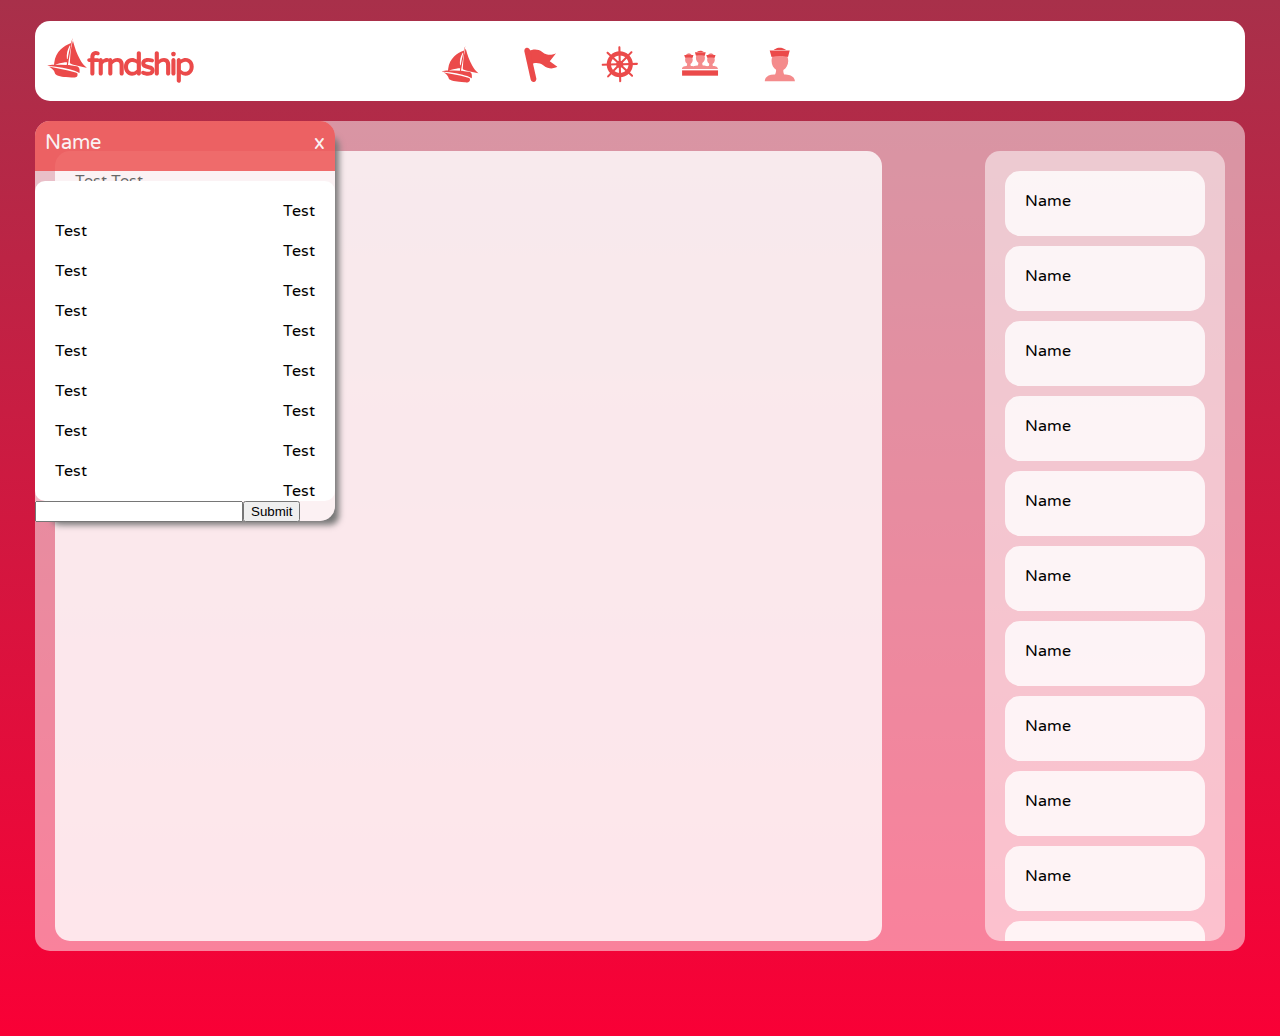
<file: svg/2018/index.html>
<!DOCTYPE html PUBLIC "-//W3C//DTD XHTML 1.0 Transitional//EN" "http://www.w3.org/TR/xhtml1/DTD/xhtml1-transitional.dtd">
<html xmlns="http://www.w3.org/1999/xhtml">

<head>
<meta name="theme-color" content="grey"/>
<meta name="viewport" content="width=device-width, initial-scale=1.0">
<link rel="shortcut icon" href="favicon.ico">
<link id="pagestyle" rel="stylesheet" href="style/style.css">

<!--Fonts-->
<link href="https://fonts.googleapis.com/css?family=Knewave" rel="stylesheet">
<link href="https://fonts.googleapis.com/css?family=Fredoka+One" rel="stylesheet">
<link href="https://fonts.googleapis.com/css?family=Varela+Round" rel="stylesheet">
<!---->

<title>Frndship - Home</title>
</head>

<body>

<div class="nav">
    <div class="title"><img src="img/logo1.svg" width="150px"></div>

    <div class="navButtons">
        <div class="navButton"><img class="navButton" src="img/ship.svg" width="40px"></div>
        <div class="navButton"><img class="navButton" src="img/flag.svg" width="40px"></div>
        <div class="navButton"><img class="navButton" src="img/sail.svg" width="40px"></div>
        <div class="navButton"><img class="navButton" src="img/frnds.svg" width="40px"></div>
        <div class="navButton"><img class="navButton" src="img/user.svg" width="40px"></div>
    

    </div>

        <!-- <div style="float: right;">
                <button id="stylesheet1" > Default Style Sheet </button>
                <button id="stylesheet2" > Dark Style Sheet </button>
        </div> -->

</div>
<br>

<script>
    function swapStyleSheet(sheet) {
    document.getElementById("pagestyle").setAttribute("href", sheet);  
}
var style1 = document.getElementById("stylesheet1");
var style2 = document.getElementById("stylesheet2");
style1.onclick = function () { swapStyleSheet("style/style.css") };
style2.onclick = function () { swapStyleSheet("style/dark.css"); };

</script>

<div id="chatBox">
    <div id="chatBoxHeader" style="color: white; font-size: 20px;">
            Name
        <div id="chatClose" style="float: right; font-size: 20px; color: white; cursor: pointer;">x</div>
    </div>

    <div id="chatContent">
        <div style="float:right;">Test</div>
        <br>
        <div style="float:left;">Test</div>
        <br>
        <div style="float:right;">Test</div>
        <br>
        <div style="float:left;">Test</div>
        <br>
        <div style="float:right;">Test</div>
        <br>
        <div style="float:left;">Test</div>
        <br>
        <div style="float:right;">Test</div>
        <br>
        <div style="float:left;">Test</div>
        <br>
        <div style="float:right;">Test</div>
        <br>
        <div style="float:left;">Test</div>
        <br>
        <div style="float:right;">Test</div>
        <br>
        <div style="float:left;">Test</div>
        <br>
        <div style="float:right;">Test</div>
        <br>
        <div style="float:left;">Test</div>
        <br>
        <div style="float:right;">Test</div>
        <br>
        <div style="float:left;">Test</div>
        <br>
        <div style="float:right;">Test</div>
        <br>
        <div style="float:left;">Test</div>
        <br>
        <div style="float:right;">Test</div>
        <br>
        <div style="float:left;">Test</div>
        <br>
        <div style="float:right;">Test</div>
        <br>
        <div style="float:left;">Test</div>
        <br>
        <div style="float:right;">Test</div>
        <br>
        <div style="float:left;">Test</div>
        <br>
        <div style="float:right;">Test</div>
        <br>
        <div style="float:left;">Test</div>
        <br>
        <div style="float:right;">Test</div>
        <br>
        <div style="float:left;">Test</div>
        <br>
        <div style="float:right;">Test</div>
        <br>
        <div style="float:left;">Test</div>
        <br>
        <div style="float:right;">Test</div>
        <br>
        <div style="float:left;">Test</div>
        <br>

    </div>
        <form><input style="width: 200px;"><input type="submit" value="Submit"></form>
</div>
    
<script>
var chat = document.getElementById("chatBox");
var chatclose = document.getElementById("chatClose");
chatclose.onclick = function() { 
    chat.style.display = "none";
}
</script>

<div class="divContentWrap">
    <div class="divLeftContent">
    Test Test
    </div>

    <div class="divRightContent">
        <div class="divRightChatBox" id="loadChat" onclick="loadChat();"> Name </div>
        <div class="divRightChatBox" id="loadChat"> Name </div>
        <div class="divRightChatBox" id="loadChat"> Name </div>
        <div class="divRightChatBox" id="loadChat"> Name </div>
        <div class="divRightChatBox" id="loadChat"> Name </div>
        <div class="divRightChatBox" id="loadChat"> Name </div>
        <div class="divRightChatBox" id="loadChat"> Name </div>
        <div class="divRightChatBox" id="loadChat"> Name </div>
        <div class="divRightChatBox" id="loadChat"> Name </div>
        <div class="divRightChatBox" id="loadChat"> Name </div>
        <div class="divRightChatBox" id="loadChat"> Name </div>
        <div class="divRightChatBox" id="loadChat"> Name </div>
    </div>
    
   
    
</div>
<br>

<script>
        var chatname = document.getElementById("loadChat");
        var chat = document.getElementById("chatBox");
        chatname.onclick = function() { 
            chat.style.display = "block";
        }
        </script>


<script>

//Make the DIV element draggagle:
dragElement(document.getElementById(("chatBox")));

function dragElement(elmnt) {
  var pos1 = 0, pos2 = 0, pos3 = 0, pos4 = 0;
  if (document.getElementById(elmnt.id + "header")) {
    /* if present, the header is where you move the DIV from:*/
    document.getElementById(elmnt.id + "header").onmousedown = dragMouseDown;
  } else {
    /* otherwise, move the DIV from anywhere inside the DIV:*/
    elmnt.onmousedown = dragMouseDown;
  }

  function dragMouseDown(e) {
    e = e || window.event;
    // get the mouse cursor position at startup:
    pos3 = e.clientX;
    pos4 = e.clientY;
    document.onmouseup = closeDragElement;
    // call a function whenever the cursor moves:
    document.onmousemove = elementDrag;
  }

  function elementDrag(e) {
    e = e || window.event;
    // calculate the new cursor position:
    pos1 = pos3 - e.clientX;
    pos2 = pos4 - e.clientY;
    pos3 = e.clientX;
    pos4 = e.clientY;
    // set the element's new position:
    elmnt.style.top = (elmnt.offsetTop - pos2) + "px";
    elmnt.style.left = (elmnt.offsetLeft - pos1) + "px";
  }

  function closeDragElement() {
    /* stop moving when mouse button is released:*/
    document.onmouseup = null;
    document.onmousemove = null;
  }
}

</script>


</body>

</html>
</file>
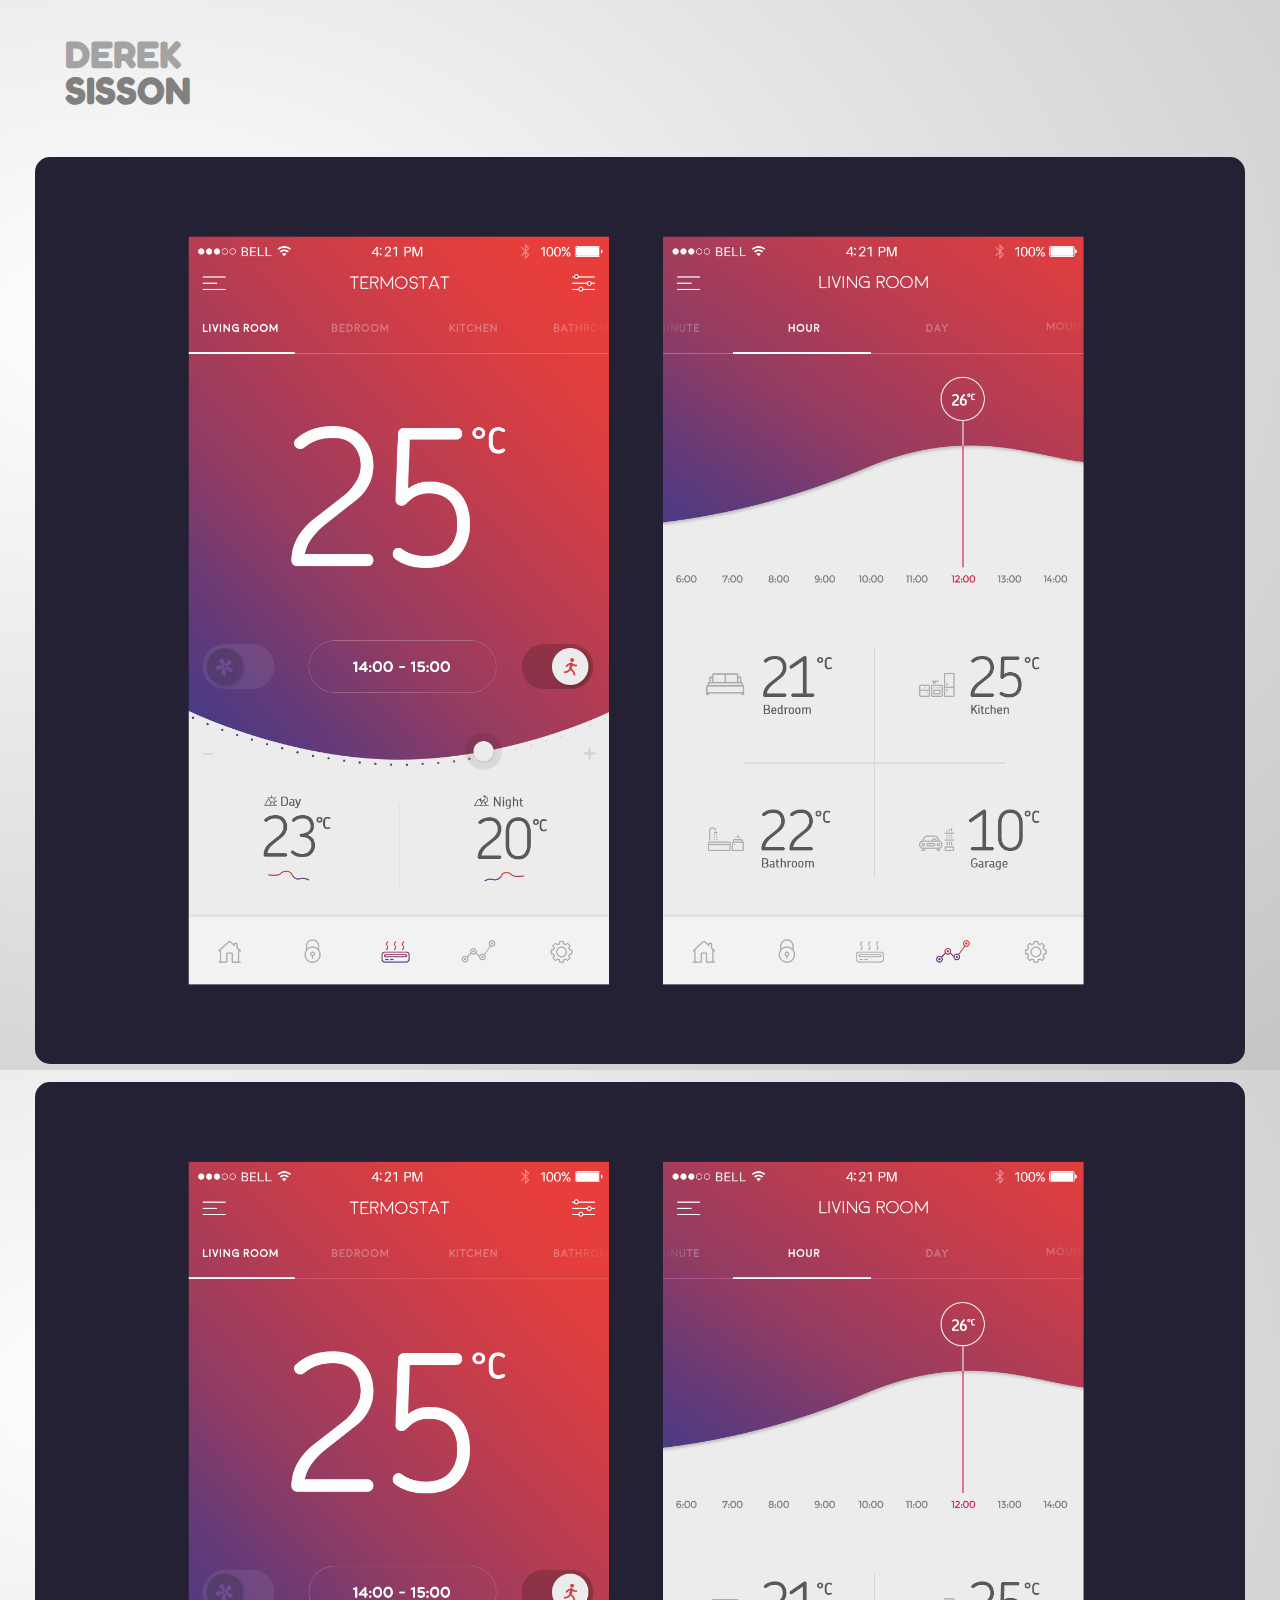
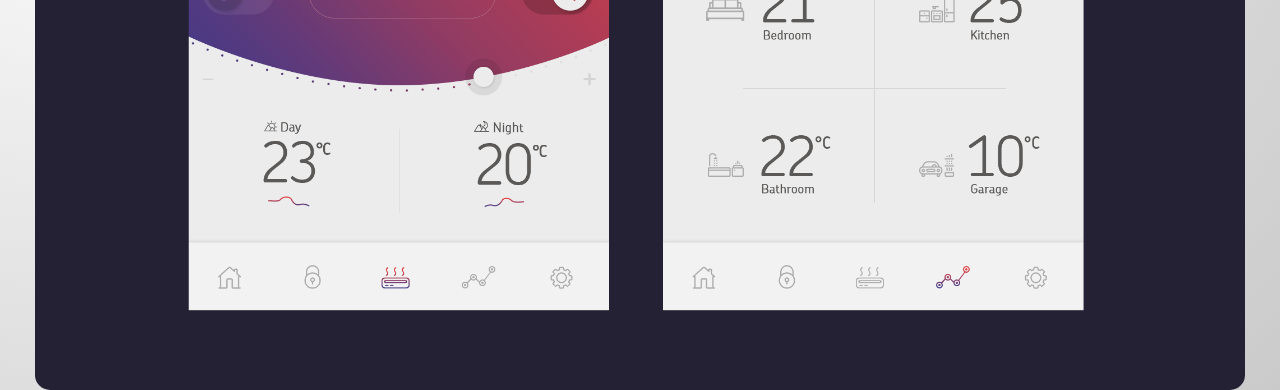
<file: svg/port/index.html>
<!DOCTYPE html PUBLIC "-//W3C//DTD XHTML 1.0 Transitional//EN" "http://www.w3.org/TR/xhtml1/DTD/xhtml1-transitional.dtd">
<html xmlns="http://www.w3.org/1999/xhtml">

<head>
<meta name="theme-color" content="grey"/>
<meta name="viewport" content="width=device-width, initial-scale=1.0">
<link rel="shortcut icon" href="favicon.ico">
<link rel="stylesheet" href="style/style.css">

<!--Fonts-->
<link href="https://fonts.googleapis.com/css?family=Knewave" rel="stylesheet">
<link href="https://fonts.googleapis.com/css?family=Fredoka+One" rel="stylesheet">
<!---->

<title>Derek Sisson</title>
</head>

<body>

<div class="headerLogo">
    <h1 style="margin-bottom: -35px;">DEREK</h1>
    <h1 style="color: grey;">SISSON</h1>
</div>
<br>
<div class="svg1">
   <img id="img1" src="img/testimg1.png">
</div>
<br>
<div class="svg1">
    <img id="img1" src="img/testimg1.png">
 </div>

</body>

</html>
</file>
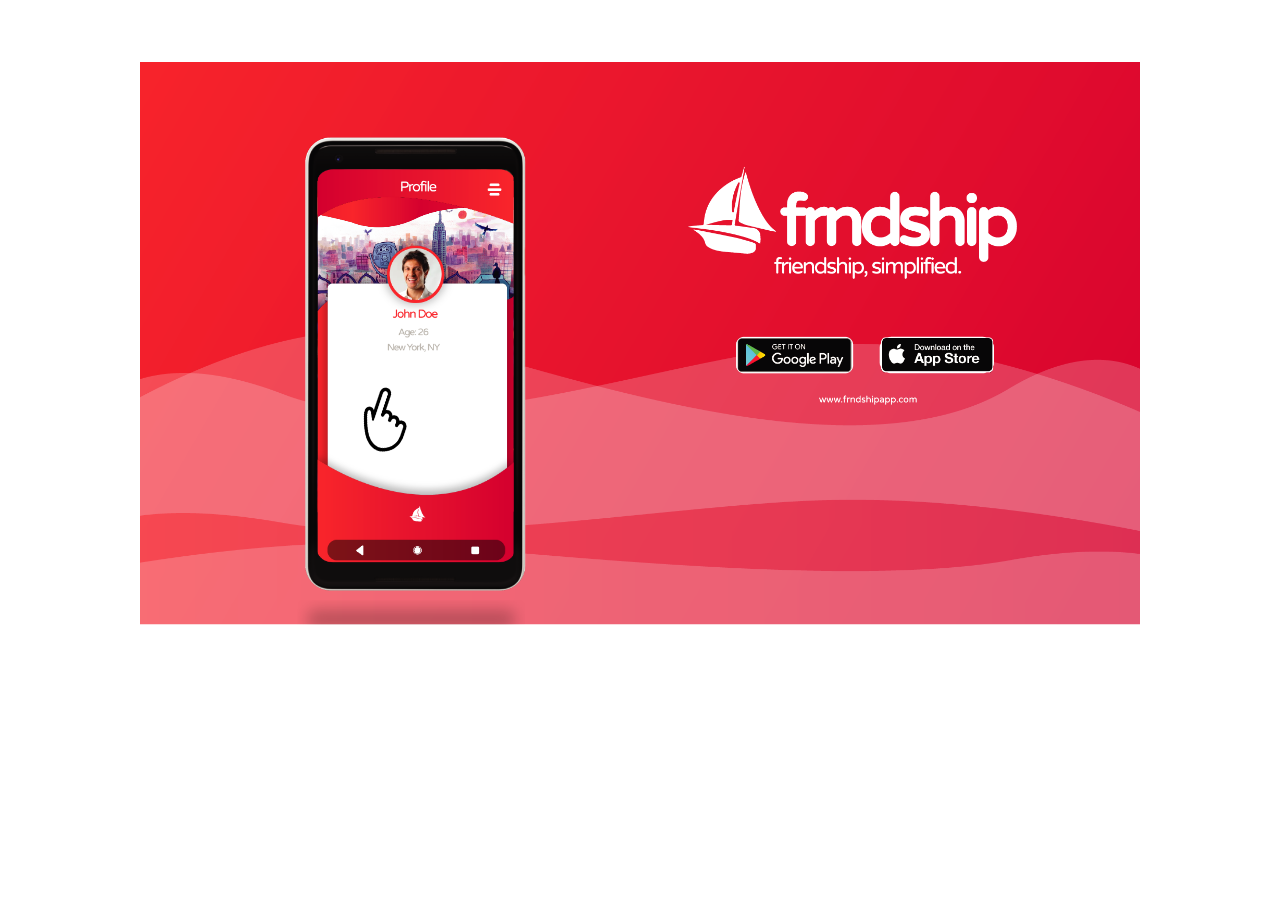
<file: svg/test1/index.html>
<!DOCTYPE html>
<html lang="eng">
<head>

<!-- Meta -->
<meta charset="UTF-8" />
<title>Demo</title>

<!--Style-->
<style>
    #bm{max-width: 1000px; margin: 0 auto; font-family: Arial, Helvetica, sans-serif; font-size: 20px;}
</style>

</head>
<body>
<br><br><br>
<div id="bm"></div>


<!--script-->
<script src="lottie.js"></script>
<script src="index.js"></script>
</body>

</html>
</file>
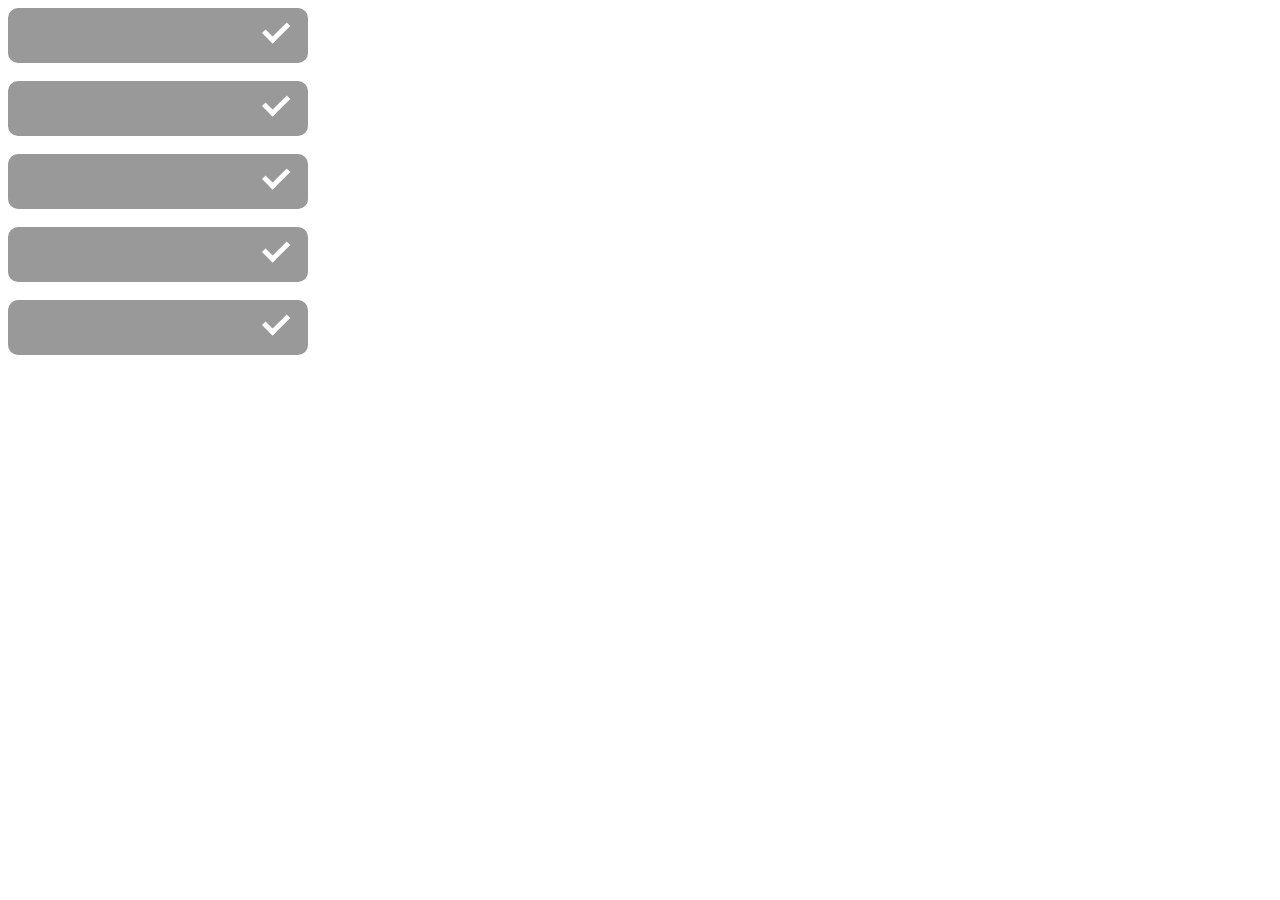
<file: check.html>
<html>
<head>
<link rel="stylesheet" type="text/css" href="css/checkstyle.css">

<script>
$(function() {
  var box = $('.checkmark');
  var button = $('.button1');
  button.on('click', function(){
    box.toggleClass('active');
    if(box.hasClass('active'))
      button.text('Make this smaller!');
    else
      button.text('Make this bigger!');
  });
});
</script>

</head>

<div class="button1" style="background: #999; border-radius: 10px; width: 300px; height: 55px;">
	<div style="float: right; padding: 10px; margin-right: 20px; margin-top: 5px;">
		<div class="checkmark"></div>
	</div>
</div>

<br>

<div style="background: #999; border-radius: 10px; width: 300px; height: 55px;">
	<div style="float: right; padding: 10px; margin-right: 20px; margin-top: 5px;">
		<div class="checkmark"></div>
	</div>
</div>

<br>

<div style="background: #999; border-radius: 10px; width: 300px; height: 55px;">
	<div style="float: right; padding: 10px; margin-right: 20px; margin-top: 5px;">
		<div class="checkmark"></div>
	</div>
</div>

<br>

<div style="background: #999; border-radius: 10px; width: 300px; height: 55px;">
	<div style="float: right; padding: 10px; margin-right: 20px; margin-top: 5px;">
		<div class="checkmark"></div>
	</div>
</div>

<br>

<div style="background: #999; border-radius: 10px; width: 300px; height: 55px;">
	<div style="float: right; padding: 10px; margin-right: 20px; margin-top: 5px;">
		<div class="checkmark"></div>
	</div>
</div>

</html>
</file>
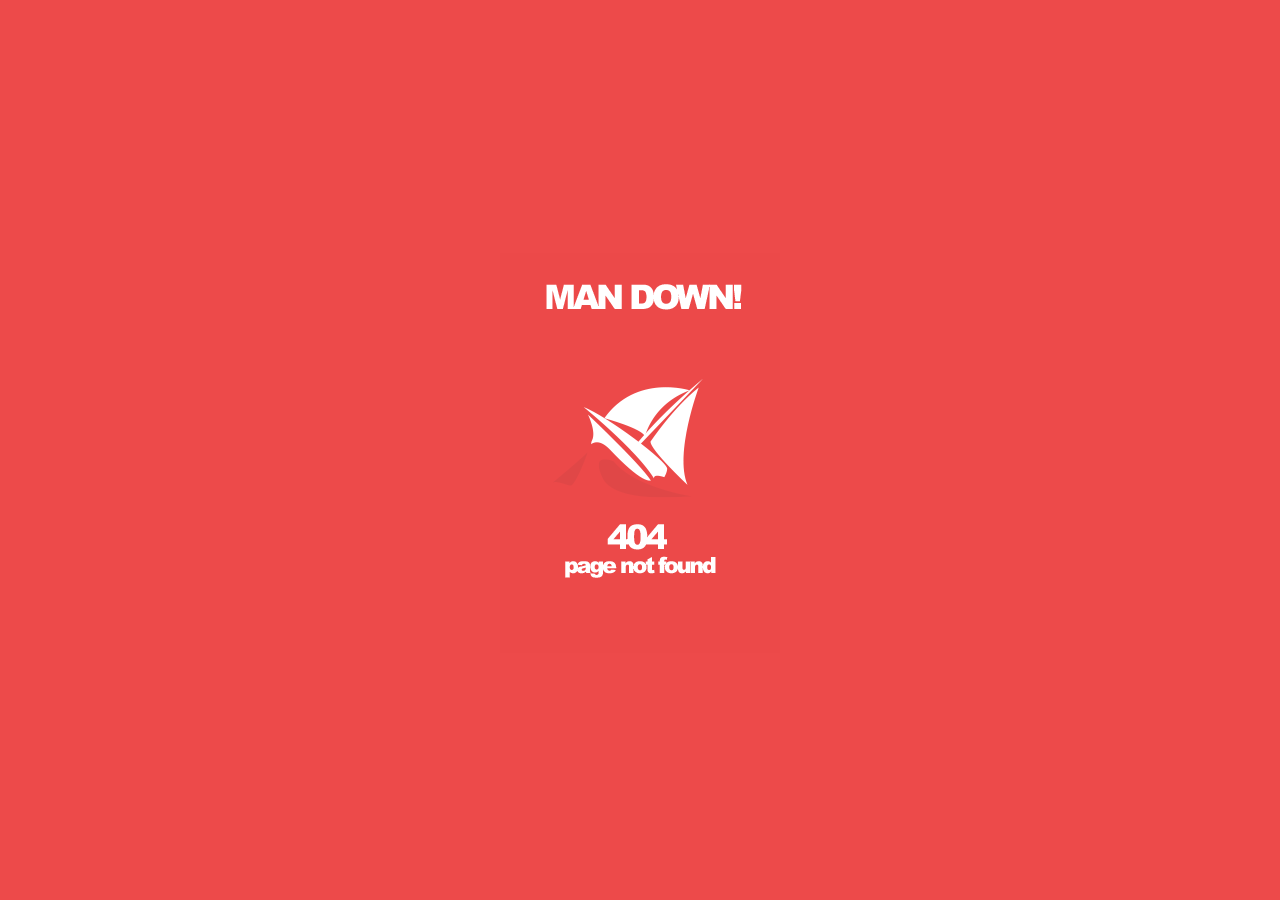
<file: error404.html>
<html>
<head>
<title>HTTP 404 - File Not Found</title>
<meta http-equiv="Content-Type" content="text/html; charset=iso-8859-1">
</head>

<body style="background-color: #ED4A4A; overflow: hidden;">
<img src="media/404.png" style="display: block; margin-right: auto; margin-left: auto; margin-top: 20%;"></img>
<!--<h2>The page cannot be found!</h2><br>
The page you have requested cannot be found on this server.<br>
<br>
HTTP 404 - File Not Found-->
</body>
</html>
</file>
<file: svg/2018/style/style.css>
body{
    background: -webkit-radial-gradient(10% 30%, white, rgb(197, 197, 197));
    background: -moz-linear-gradient(top, #a8304a 0%, #f90036 100%); /* FF3.6-15 */
    background: -webkit-linear-gradient(top, #a8304a 0%,#f90036 100%); /* Chrome10-25,Safari5.1-6 */
    background: linear-gradient(to bottom, #a8304a 0%,#f90036 100%); /* W3C, IE10+, FF16+, Chrome26+, Opera12+, Safari7+ */
    height: 1000px;
    padding: 35px;
    padding-top: 1px;
    margin: 0px;
    /* opacity: 30%; */
    font-family: 'Varela Round', sans-serif;

}

.headerLogo{
    margin-left: 30px;
    margin-top: -30px;
    /* font-family: 'Knewave', cursive; */
    font-family: 'Fredoka One', cursive;
    font-size: 1.2em;
    color:white;
}

.nav{
    width: 100%;
    margin: auto 0;
    max-height: 2000px;
    height: 80px;
    overflow: hidden; 
    margin-top: 20px;
    border-radius: 15px;
    background-color: rgba(255, 255, 255, 1);
    color: #ED4A4A;

}

.title{
margin-top: 15px;   
margin-left: 10px;
font-size: 1.5em;
}

.navButtons{
  
    width: 400px;
    margin: 0 auto;
    display: block;
    /* display: table; */
    /* border-spacing: 10px;  */
    /* background-color: black; */
    height: auto;
    margin-top: -40px;
    position: relative;
}

.navButton{
    /* display: table-cell; */
    margin-right: 20px;
    float: left;
}

.navButton:hover{
    transform: scale(1.1); 
}


.divContentWrap{
    width: 100%;
    margin: auto 0;
    max-height: 2000px;
    height: 800px;
    /* overflow: auto; */
    border-radius: 15px;
    background-color: rgba(255, 255, 255, 0.5);
    padding-top: 30px;

}

.divLeftContent{
    /* max-width: 100%; */
    margin-left: 20px !important;
    /* margin-right: 20px !important; */
    /* margin: auto 0; */
    float: left;
    min-width: 65%;
    height: 750px;
    border-radius: 15px;
    background-color: rgba(255, 255, 255, 0.8);
    padding: 20px;
   
}

.divRightContent{
    /* max-width: 100%; */
    
    /* margin-left: 20px !important; */
    margin-right: 20px !important;
    float: right;
    /* margin: auto 0; */
    width: auto;
    min-width: 200px;
    height: 750px;
    border-radius: 15px;
    background-color: rgba(255, 255, 255, 0.5);
    padding: 20px;
    overflow-y: scroll;
   
}


.divRightChatBox{
    /* max-width: 100%; */
    margin: 0 auto;
    width: auto;
    height: 25px;
    border-radius: 15px;
    background-color: rgba(255, 255, 255, 0.8);
    padding: 20px;
    margin-bottom: 10px;
   
}


.div2{
    margin: auto 0;
    text-align: center;
    display: block;
    max-width: 100%;
    max-height: 100%;
}


#chatBox{
    width: 300px;
    height: 400px;
    background-color: rgba(255, 255, 255, 0.4);
    position: absolute;
    z-index: 9;
    border-radius: 15px;
    -webkit-box-shadow: 0 10px 6px -6px #777;
    -moz-box-shadow: 0 10px 6px -6px #777;
    box-shadow: 10px 10px 6px -6px #777;
}

#chatBoxHeader{
    background-color: #ED4A4A;
    opacity: .8;
    height: 30px;
    border-top-left-radius: 15px;
    border-top-right-radius: 15px;
    cursor: move;
    z-index: 10;
    padding: 10px;
}

#chatContent{
    /* max-width: 100%; */
    margin: 0 auto;
    width: auto;
    height: 280px;
    border-radius: 10px;
    background-color: rgba(255, 255, 255, 1);
    margin-top: 10px;
    overflow: auto;
    padding: 20px;
   
}
</file>
<file: svg/port/style/style.css>
body{
    background: -webkit-radial-gradient(10% 30%, white, rgb(197, 197, 197));
    height: 1000px;
    padding: 35px;
    margin: 0px;
}

.headerLogo{
    margin-left: 30px;
    margin-top: -30px;
    /* font-family: 'Knewave', cursive; */
    font-family: 'Fredoka One', cursive;
    font-size: 1.2em;
    color: rgb(163, 163, 163);
}

.svg1{
    width: 100%;
    margin: auto 0;
    max-height: 2000px;
    overflow: auto;
    border-radius: 15px;
}

#img1{
    margin: auto 0;
    text-align: center;
    display: block;
    max-width: 100%;
    max-height: 100%;
}
</file>
<file: css/checkstyle.css>
@-webkit-keyframes check {
0% {
        height: 0;
        width: 0;
    }

    33.3333% {
        width: 10px;
        height: 0;
    }
  
}
@-moz-keyframes check {
    0% {
        height: 0;
        width: 0;
    }

    33.3333% {
        width: 10px;
        height: 0;
    }
}
@-ms-keyframes check {
    0% {
        height: 0;
        width: 0;
    }

    33.3333% {
        width: 10px;
        height: 0;
    }
}
@keyframes check {
    0% {
        height: 0;
        width: 0;
    }

    33.3333% {
        width: 10px;
        height: 0;
    }
}


.checkmark {
    display: block;
    height: 30px;
    position: relative;
    width: 30px;
}


.checkmark:after {
    -webkit-animation: check .8s;
    -moz-animation: check .8s ;
    -o-animation: check .8s;
    animation: check .8s;
}

.checkmark:after{
    -moz-transform: scaleX(-1) rotate(135deg);
    -ms-transform: scaleX(-1) rotate(135deg);
    -webkit-transform: scaleX(-1) rotate(135deg);
    transform: scaleX(-1) rotate(135deg);
    -moz-transform-origin: left top;
    -ms-transform-origin: left top;
    -webkit-transform-origin: left top;
    transform-origin: left top;
    border-right: 5px solid #FFF;
    border-top: 5px solid #FFF;
    content: '';
    display: block;
    height: 20px;
    left: 14px;
    position: absolute;
    /*top: 50px;*/
	margin-top: 10px;
    width: 10px;
}
</file>
